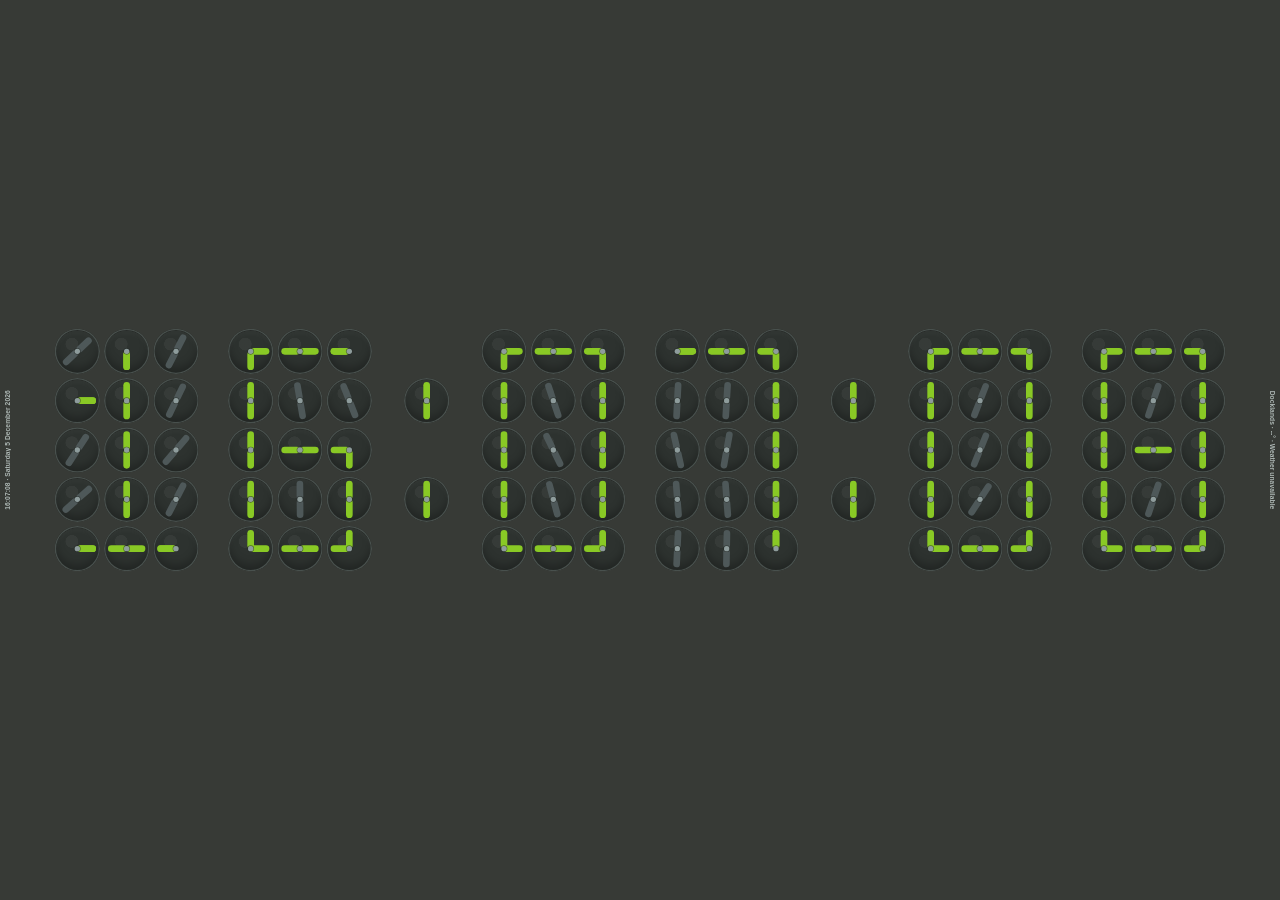
<file: index.html>
<!doctype html>
<html lang="en-AU">
<head>
  <meta charset="utf-8" />
  <meta name="viewport" content="width=device-width,initial-scale=1,maximum-scale=1,user-scalable=no" />
  <meta name="robots" content="noindex,nofollow,noarchive,nosnippet,noimageindex" />
  <meta name="googlebot" content="noindex,nofollow,noarchive,nosnippet,noimageindex" />
  <title>Melbl8 Clock08 Mechanical</title>
  <link rel="stylesheet" href="style-v8.css" />
</head>
<body data-page="clock-v8-production">
  <div id="viewport">
    <main id="stage" aria-label="Mechanical wall clock">
      <div id="edge-left" class="edge-copy edge-copy--left">00:00:00 · Friday 14 August 2026</div>
      <div id="edge-right" class="edge-copy edge-copy--right">Docklands · --° · Live weather loading</div>
      <section class="time-panel" aria-label="Mechanical HH MM SS time display">
        <div class="time-group" id="hours"></div>
        <div id="colon-1" aria-hidden="true"></div>
        <div class="time-group" id="minutes"></div>
        <div id="colon-2" aria-hidden="true"></div>
        <div class="time-group" id="seconds"></div>
      </section>
      <div id="debug" hidden></div>
    </main>
  </div>
  <script src="clock-v8.js"></script>
  <script src="clock-v8-trigger.js"></script>
  <script src="weather-v8.js"></script>
</body>
</html>
</file>
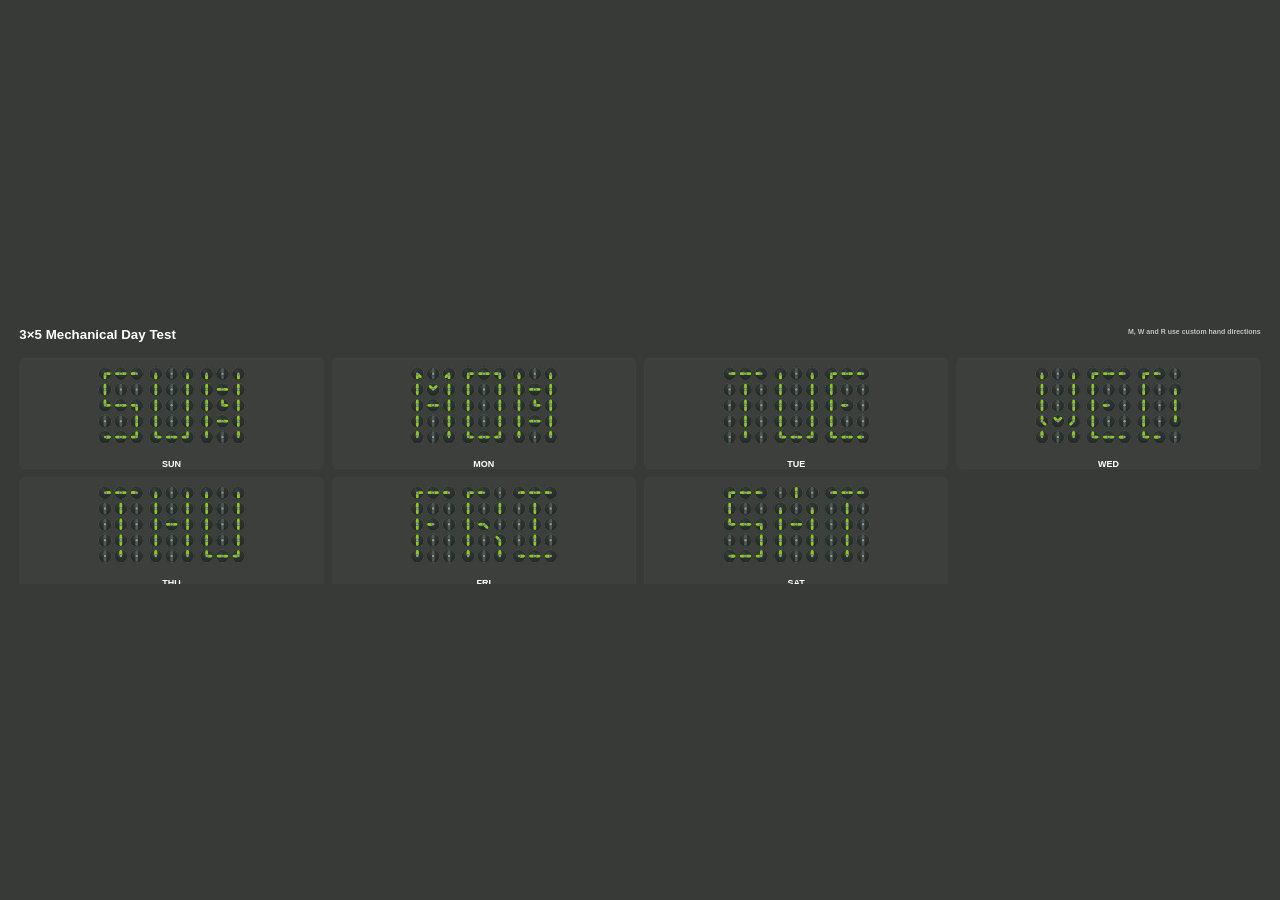
<file: days.html>
<!doctype html>
<html lang="en-AU">
<head>
  <meta charset="utf-8" />
  <meta name="viewport" content="width=device-width,initial-scale=1,maximum-scale=1,user-scalable=no" />
  <meta name="robots" content="noindex,nofollow,noarchive,nosnippet,noimageindex" />
  <meta name="googlebot" content="noindex,nofollow,noarchive,nosnippet,noimageindex" />
  <title>Melbl8 Clock08 Day Letter Lab</title>
  <link rel="stylesheet" href="style.css" />
</head>
<body data-page="days">
  <div id="viewport">
    <main id="stage" class="stage-days" aria-label="Mechanical day abbreviation lab">
      <header class="days-header">
        <div class="days-header__title">3×5 Mechanical Day Test</div>
        <div class="days-header__note">M, W and R use custom hand directions</div>
      </header>
      <section id="day-lab-grid" class="day-lab-grid"></section>
      <div id="debug" hidden></div>
    </main>
  </div>
  <script src="clock.js"></script>
</body>
</html>
</file>
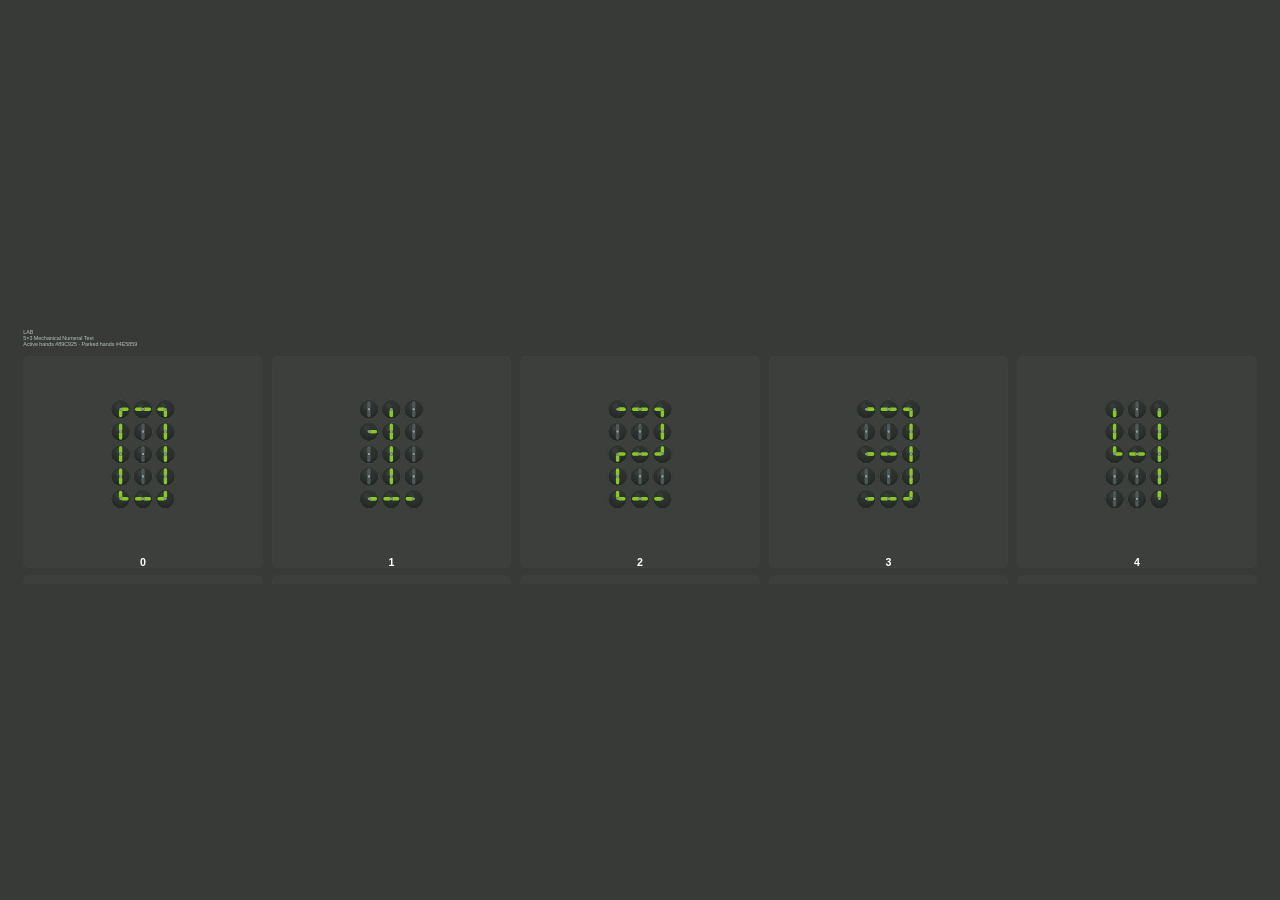
<file: lab.html>
<!doctype html>
<html lang="en-AU">
<head>
  <meta charset="utf-8" />
  <meta name="viewport" content="width=device-width,initial-scale=1,maximum-scale=1,user-scalable=no" />
  <meta name="robots" content="noindex,nofollow,noarchive,nosnippet,noimageindex" />
  <meta name="googlebot" content="noindex,nofollow,noarchive,nosnippet,noimageindex" />
  <title>Melbl8 Clock08 Mechanical Lab</title>
  <link rel="stylesheet" href="style.css" />
</head>
<body data-page="lab">
  <div id="viewport">
    <main id="stage" class="stage-lab" aria-label="Mechanical numeral lab">
      <section class="lab-wrap">
        <header class="topbar topbar--lab">
          <section class="meta-block meta-block--left">
            <div class="meta-kicker">LAB</div>
            <div class="meta-line meta-line--primary">5×3 Mechanical Numeral Test</div>
            <div class="meta-line meta-line--secondary">Active hands #89C925 · Parked hands #4E5859</div>
          </section>
        </header>
        <section id="digit-lab" class="digit-lab" aria-label="Digits zero to nine"></section>
      </section>
      <div id="debug" hidden></div>
    </main>
  </div>
  <script src="clock.js"></script>
</body>
</html>
</file>
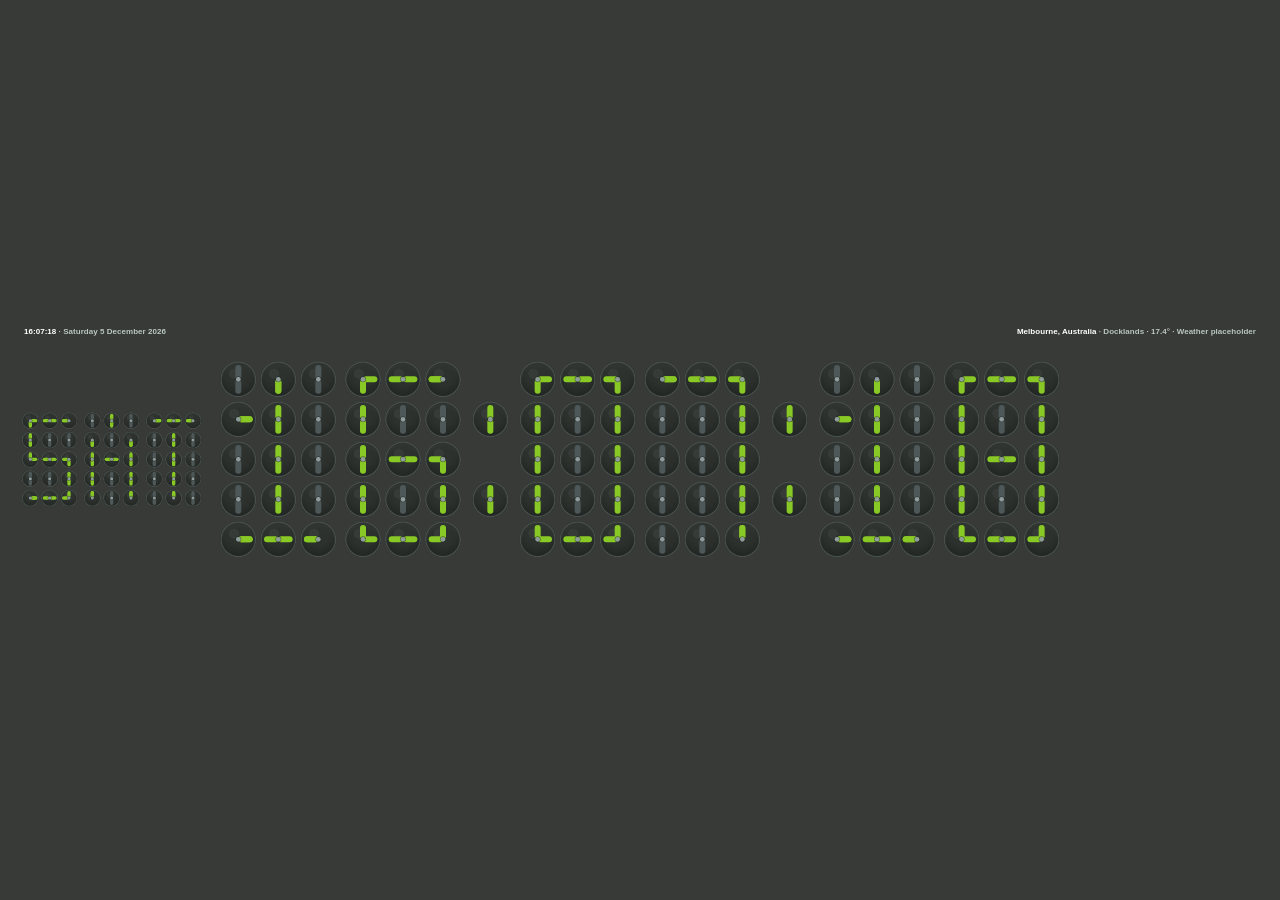
<file: v1.html>
<!doctype html>
<html lang="en-AU">
<head>
  <meta charset="utf-8" />
  <meta name="viewport" content="width=device-width,initial-scale=1,maximum-scale=1,user-scalable=no" />
  <meta name="robots" content="noindex,nofollow,noarchive,nosnippet,noimageindex" />
  <meta name="googlebot" content="noindex,nofollow,noarchive,nosnippet,noimageindex" />
  <title>Melbl8 Clock08 Mechanical V1</title>
  <link rel="stylesheet" href="style.css" />
</head>
<body data-page="clock" data-variant="v1">
  <div id="viewport">
    <main id="stage" aria-label="Mechanical wall clock V1">
      <header class="topline" aria-label="Clock metadata">
        <div id="topline-left" class="topline__left">00:00:00 · Friday 14 August 2026</div>
        <div id="topline-right" class="topline__right">Melbourne, Australia · Docklands · 17.4°</div>
      </header>
      <aside class="side-mech side-mech--left" aria-label="Day">
        <div id="day-word" class="mechanical-word"></div>
      </aside>
      <section class="time-panel" aria-label="Mechanical HH MM SS time display">
        <div class="time-group" id="hours"></div>
        <div id="colon-1"></div>
        <div class="time-group" id="minutes"></div>
        <div id="colon-2"></div>
        <div class="time-group" id="seconds"></div>
      </section>
      <div id="debug" hidden></div>
    </main>
  </div>
  <script src="clock.js"></script>
</body>
</html>
</file>
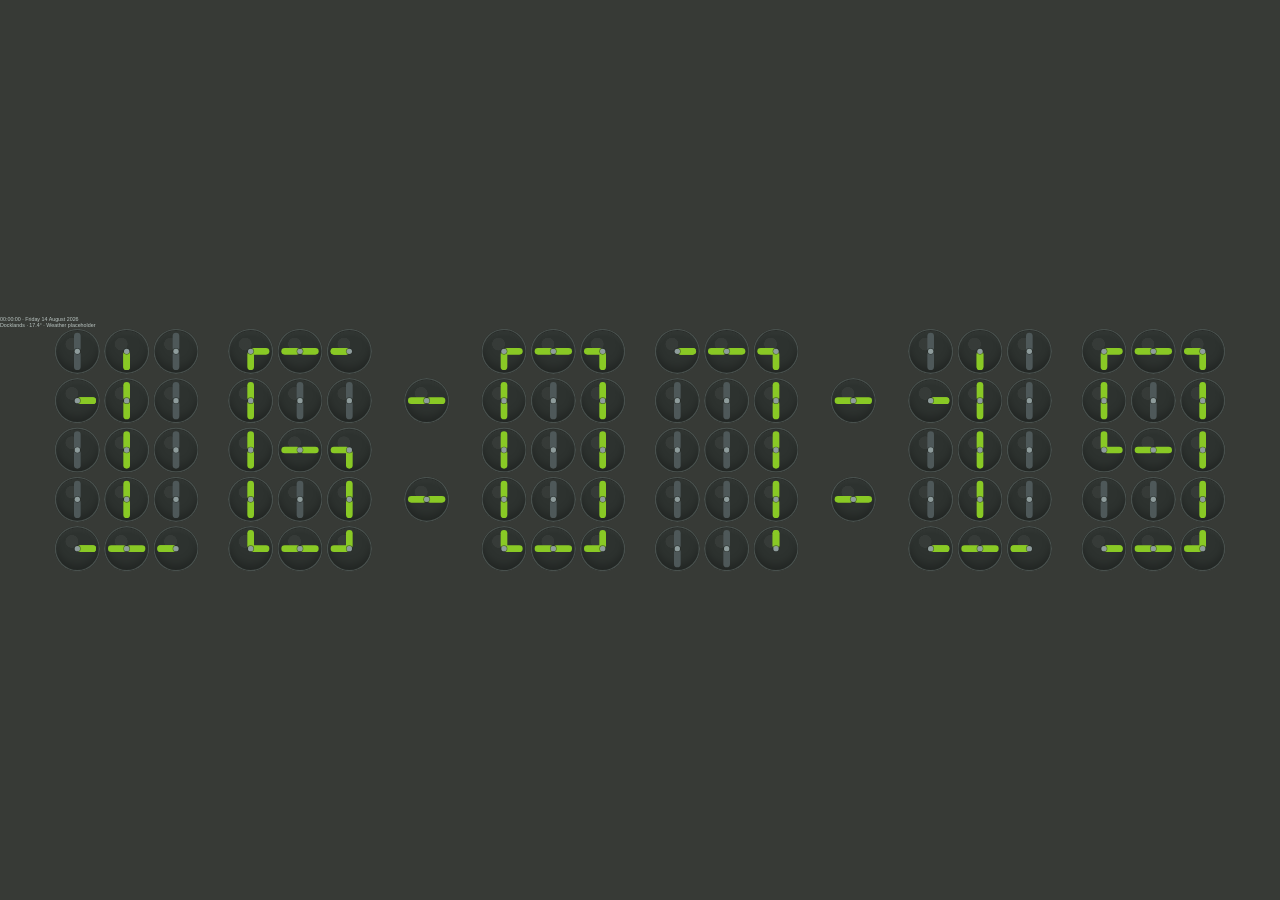
<file: v2.html>
<!doctype html>
<html lang="en-AU">
<head>
  <meta charset="utf-8" />
  <meta name="viewport" content="width=device-width,initial-scale=1,maximum-scale=1,user-scalable=no" />
  <meta name="robots" content="noindex,nofollow,noarchive,nosnippet,noimageindex" />
  <meta name="googlebot" content="noindex,nofollow,noarchive,nosnippet,noimageindex" />
  <title>Melbl8 Clock08 Mechanical V2</title>
  <link rel="stylesheet" href="style-v3.css" />
</head>
<body data-page="clock-v3">
  <div id="viewport">
    <main id="stage" aria-label="Mechanical wall clock V2">
      <header class="topline" aria-label="Clock metadata">
        <div id="topline-left" class="topline__left">00:00:00 · Friday 14 August 2026</div>
        <div id="topline-right" class="topline__right">Docklands · 17.4° · Weather placeholder</div>
      </header>

      <section class="time-panel" aria-label="Mechanical HH MM SS time display">
        <div class="time-group" id="hours"></div>
        <div id="colon-1" aria-hidden="true"></div>
        <div class="time-group" id="minutes"></div>
        <div id="colon-2" aria-hidden="true"></div>
        <div class="time-group" id="seconds"></div>
      </section>

      <div id="debug" hidden></div>
    </main>
  </div>
  <script src="clock-v3.js"></script>
</body>
</html>
</file>
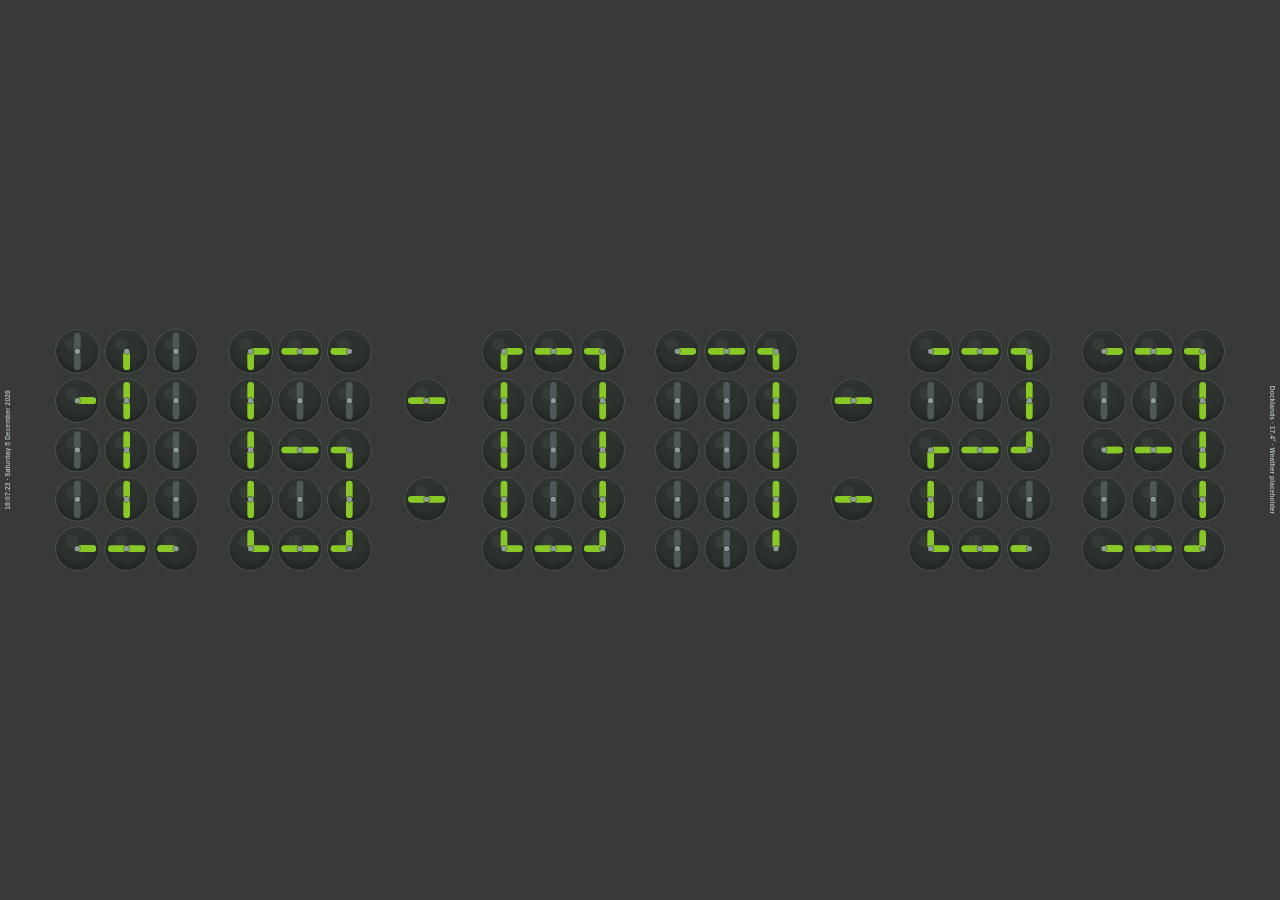
<file: v3.html>
<!doctype html>
<html lang="en-AU">
<head>
  <meta charset="utf-8" />
  <meta name="viewport" content="width=device-width,initial-scale=1,maximum-scale=1,user-scalable=no" />
  <meta name="robots" content="noindex,nofollow,noarchive,nosnippet,noimageindex" />
  <meta name="googlebot" content="noindex,nofollow,noarchive,nosnippet,noimageindex" />
  <title>Melbl8 Clock08 Mechanical V3</title>
  <link rel="stylesheet" href="style-v3.css" />
</head>
<body data-page="clock-v3">
  <div id="viewport">
    <main id="stage" aria-label="Mechanical wall clock V3">
      <div id="edge-left" class="edge-copy edge-copy--left">00:00:00 · Friday 14 August 2026</div>
      <div id="edge-right" class="edge-copy edge-copy--right">Docklands · 17.4° · Weather placeholder</div>

      <section class="time-panel" aria-label="Mechanical HH MM SS time display">
        <div class="time-group" id="hours"></div>
        <div id="colon-1" aria-hidden="true"></div>
        <div class="time-group" id="minutes"></div>
        <div id="colon-2" aria-hidden="true"></div>
        <div class="time-group" id="seconds"></div>
      </section>

      <div id="debug" hidden></div>
    </main>
  </div>
  <script src="clock-v3.js"></script>
</body>
</html>
</file>
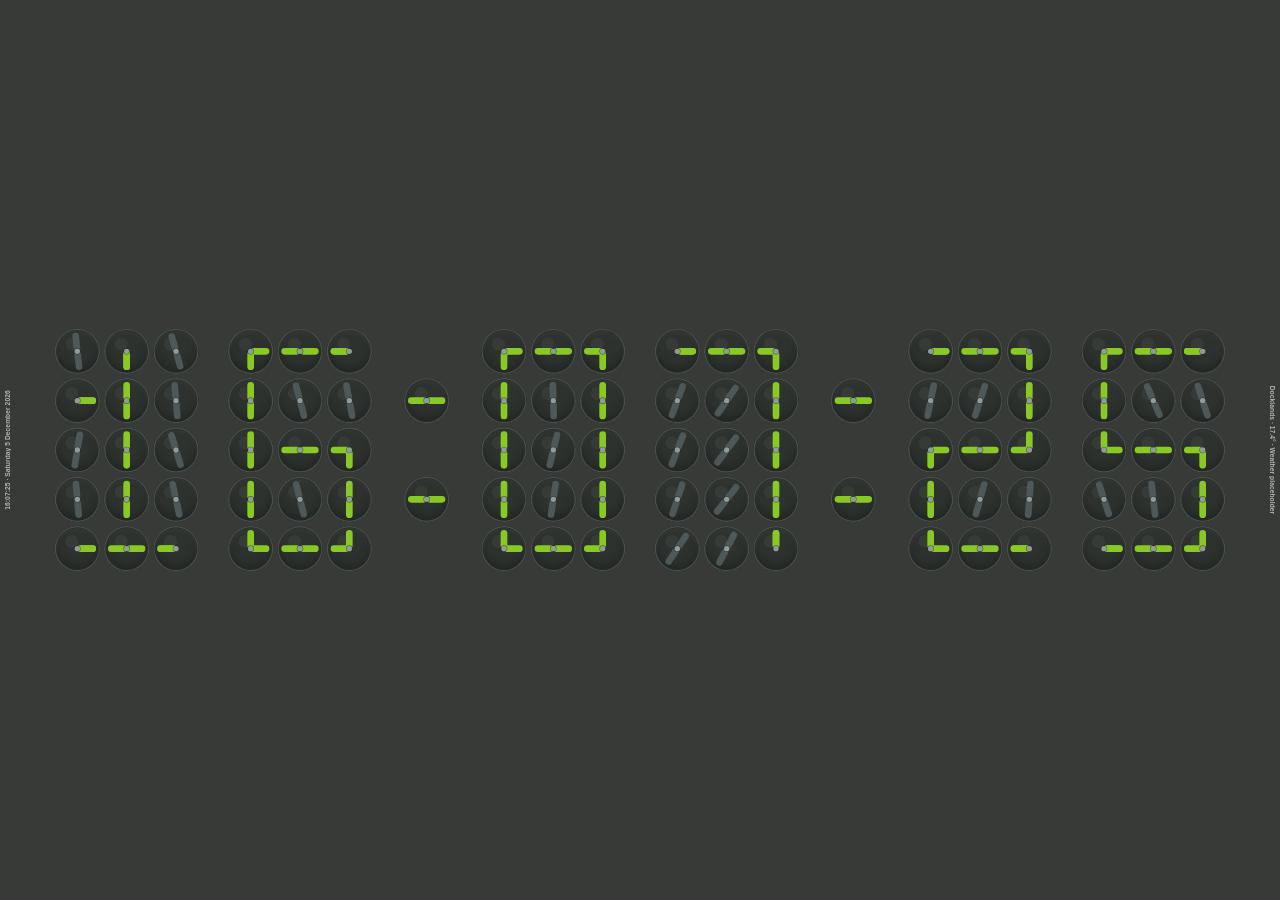
<file: v4.html>
<!doctype html>
<html lang="en-AU">
<head>
  <meta charset="utf-8" />
  <meta name="viewport" content="width=device-width,initial-scale=1,maximum-scale=1,user-scalable=no" />
  <meta name="robots" content="noindex,nofollow,noarchive,nosnippet,noimageindex" />
  <meta name="googlebot" content="noindex,nofollow,noarchive,nosnippet,noimageindex" />
  <title>Melbl8 Clock08 Mechanical V4 Wind</title>
  <link rel="stylesheet" href="style-v4.css" />
</head>
<body data-page="clock-v4-wind">
  <div id="viewport">
    <main id="stage" aria-label="Mechanical wall clock V4 wind study">
      <div id="edge-left" class="edge-copy edge-copy--left">00:00:00 · Friday 14 August 2026</div>
      <div id="edge-right" class="edge-copy edge-copy--right">Docklands · 17.4° · Weather placeholder</div>

      <section class="time-panel" aria-label="Mechanical HH MM SS time display">
        <div class="time-group" id="hours"></div>
        <div id="colon-1" aria-hidden="true"></div>
        <div class="time-group" id="minutes"></div>
        <div id="colon-2" aria-hidden="true"></div>
        <div class="time-group" id="seconds"></div>
      </section>

      <div id="debug" hidden></div>
    </main>
  </div>
  <script src="clock-v4.js"></script>
</body>
</html>
</file>
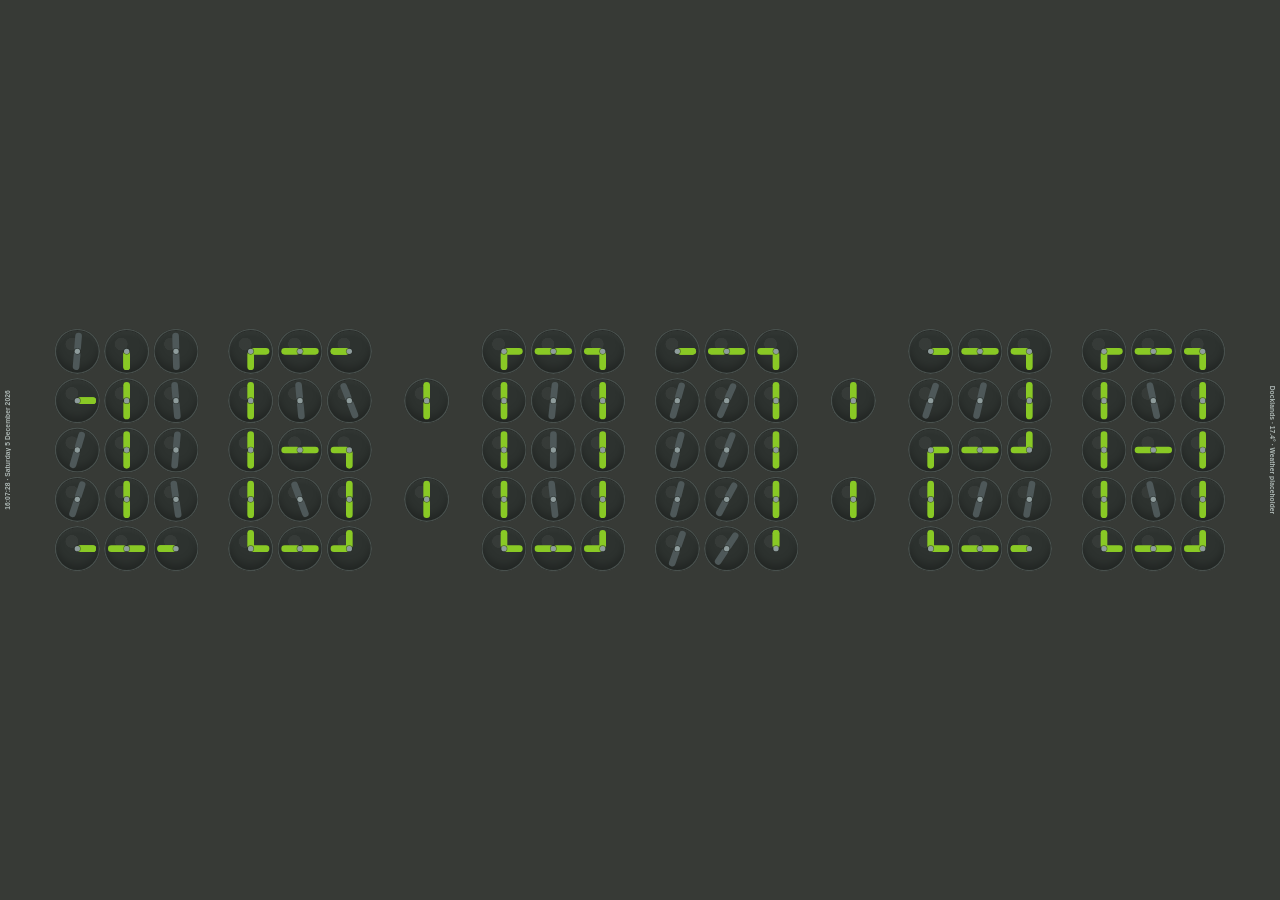
<file: v5.html>
<!doctype html>
<html lang="en-AU">
<head>
  <meta charset="utf-8" />
  <meta name="viewport" content="width=device-width,initial-scale=1,maximum-scale=1,user-scalable=no" />
  <meta name="robots" content="noindex,nofollow,noarchive,nosnippet,noimageindex" />
  <meta name="googlebot" content="noindex,nofollow,noarchive,nosnippet,noimageindex" />
  <title>Melbl8 Clock08 Mechanical V5 Wind Fast</title>
  <link rel="stylesheet" href="style-v5.css" />
</head>
<body data-page="clock-v5-wind-fast">
  <div id="viewport">
    <main id="stage" aria-label="Mechanical wall clock V5 fast wind study">
      <div id="edge-left" class="edge-copy edge-copy--left">00:00:00 · Friday 14 August 2026</div>
      <div id="edge-right" class="edge-copy edge-copy--right">Docklands · 17.4° · Weather placeholder</div>

      <section class="time-panel" aria-label="Mechanical HH MM SS time display">
        <div class="time-group" id="hours"></div>
        <div id="colon-1" aria-hidden="true"></div>
        <div class="time-group" id="minutes"></div>
        <div id="colon-2" aria-hidden="true"></div>
        <div class="time-group" id="seconds"></div>
      </section>

      <div id="debug" hidden></div>
    </main>
  </div>
  <script src="clock-v5.js"></script>
</body>
</html>
</file>
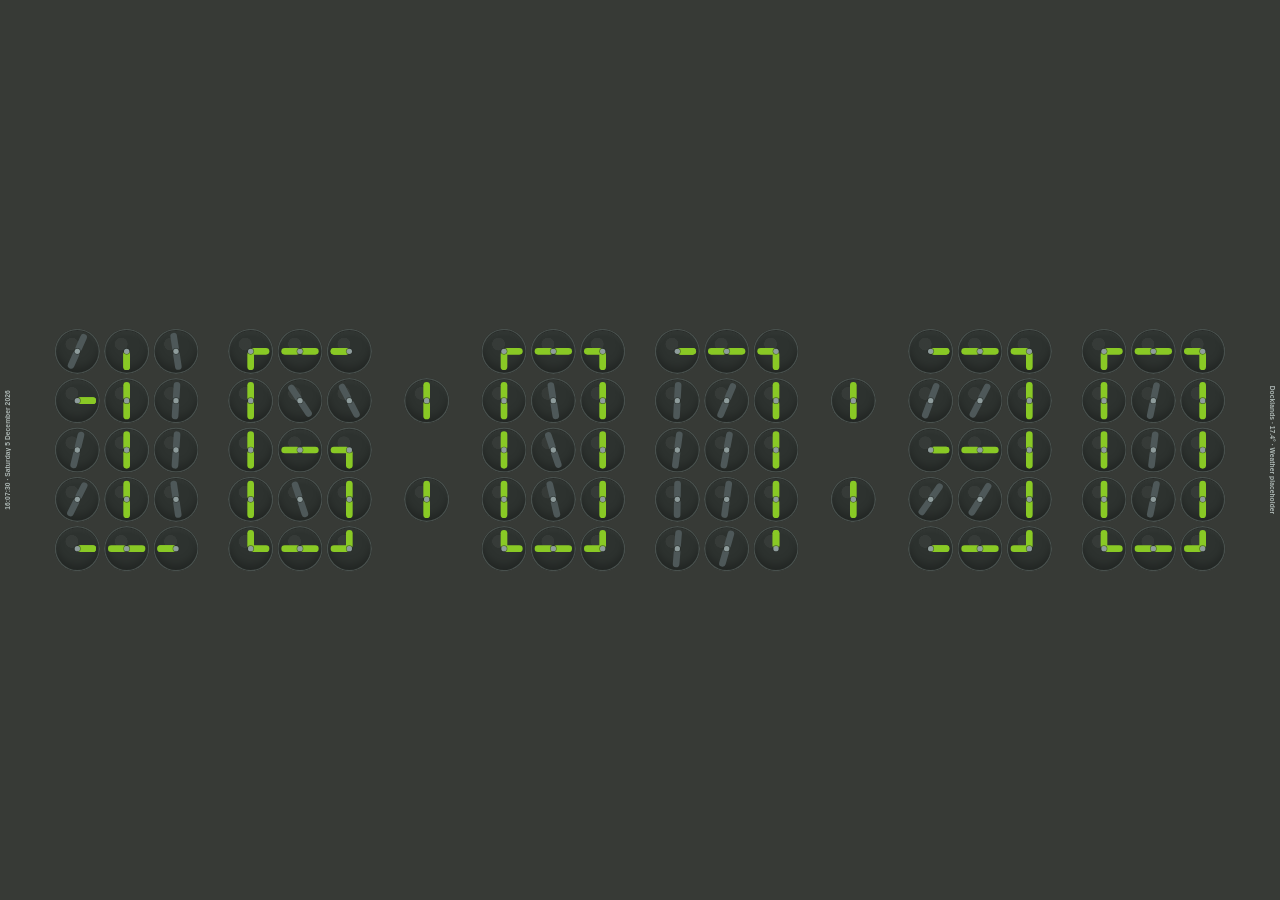
<file: v6.html>
<!doctype html>
<html lang="en-AU">
<head>
  <meta charset="utf-8" />
  <meta name="viewport" content="width=device-width,initial-scale=1,maximum-scale=1,user-scalable=no" />
  <meta name="robots" content="noindex,nofollow,noarchive,nosnippet,noimageindex" />
  <meta name="googlebot" content="noindex,nofollow,noarchive,nosnippet,noimageindex" />
  <title>Melbl8 Clock08 Mechanical V6 Gust Wave</title>
  <link rel="stylesheet" href="style-v6.css" />
</head>
<body data-page="clock-v6-gust-wave">
  <div id="viewport">
    <main id="stage" aria-label="Mechanical wall clock V6 gust wave study">
      <div id="edge-left" class="edge-copy edge-copy--left">00:00:00 · Friday 14 August 2026</div>
      <div id="edge-right" class="edge-copy edge-copy--right">Docklands · 17.4° · Weather placeholder</div>

      <section class="time-panel" aria-label="Mechanical HH MM SS time display">
        <div class="time-group" id="hours"></div>
        <div id="colon-1" aria-hidden="true"></div>
        <div class="time-group" id="minutes"></div>
        <div id="colon-2" aria-hidden="true"></div>
        <div class="time-group" id="seconds"></div>
      </section>

      <div id="debug" hidden></div>
    </main>
  </div>
  <script src="clock-v6.js"></script>
</body>
</html>
</file>
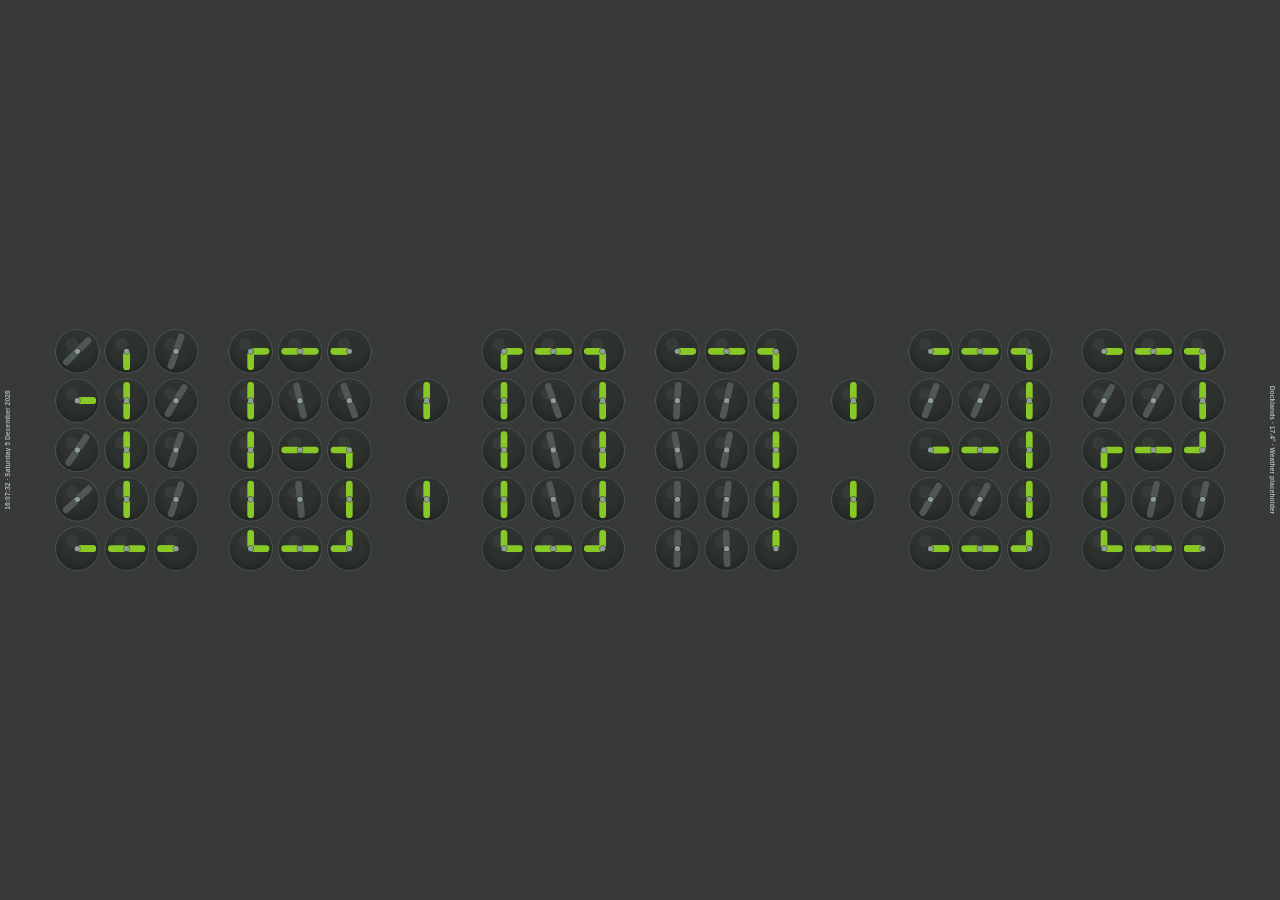
<file: v7.html>
<!doctype html>
<html lang="en-AU">
<head>
  <meta charset="utf-8" />
  <meta name="viewport" content="width=device-width,initial-scale=1,maximum-scale=1,user-scalable=no" />
  <meta name="robots" content="noindex,nofollow,noarchive,nosnippet,noimageindex" />
  <meta name="googlebot" content="noindex,nofollow,noarchive,nosnippet,noimageindex" />
  <title>Melbl8 Clock08 Mechanical V7 Gust Wave 2x</title>
  <link rel="stylesheet" href="style-v7.css" />
</head>
<body data-page="clock-v7-gust-wave-2x">
  <div id="viewport">
    <main id="stage" aria-label="Mechanical wall clock V7 double-speed gust wave study">
      <div id="edge-left" class="edge-copy edge-copy--left">00:00:00 · Friday 14 August 2026</div>
      <div id="edge-right" class="edge-copy edge-copy--right">Docklands · 17.4° · Weather placeholder</div>

      <section class="time-panel" aria-label="Mechanical HH MM SS time display">
        <div class="time-group" id="hours"></div>
        <div id="colon-1" aria-hidden="true"></div>
        <div class="time-group" id="minutes"></div>
        <div id="colon-2" aria-hidden="true"></div>
        <div class="time-group" id="seconds"></div>
      </section>

      <div id="debug" hidden></div>
    </main>
  </div>
  <script src="clock-v7.js"></script>
</body>
</html>
</file>
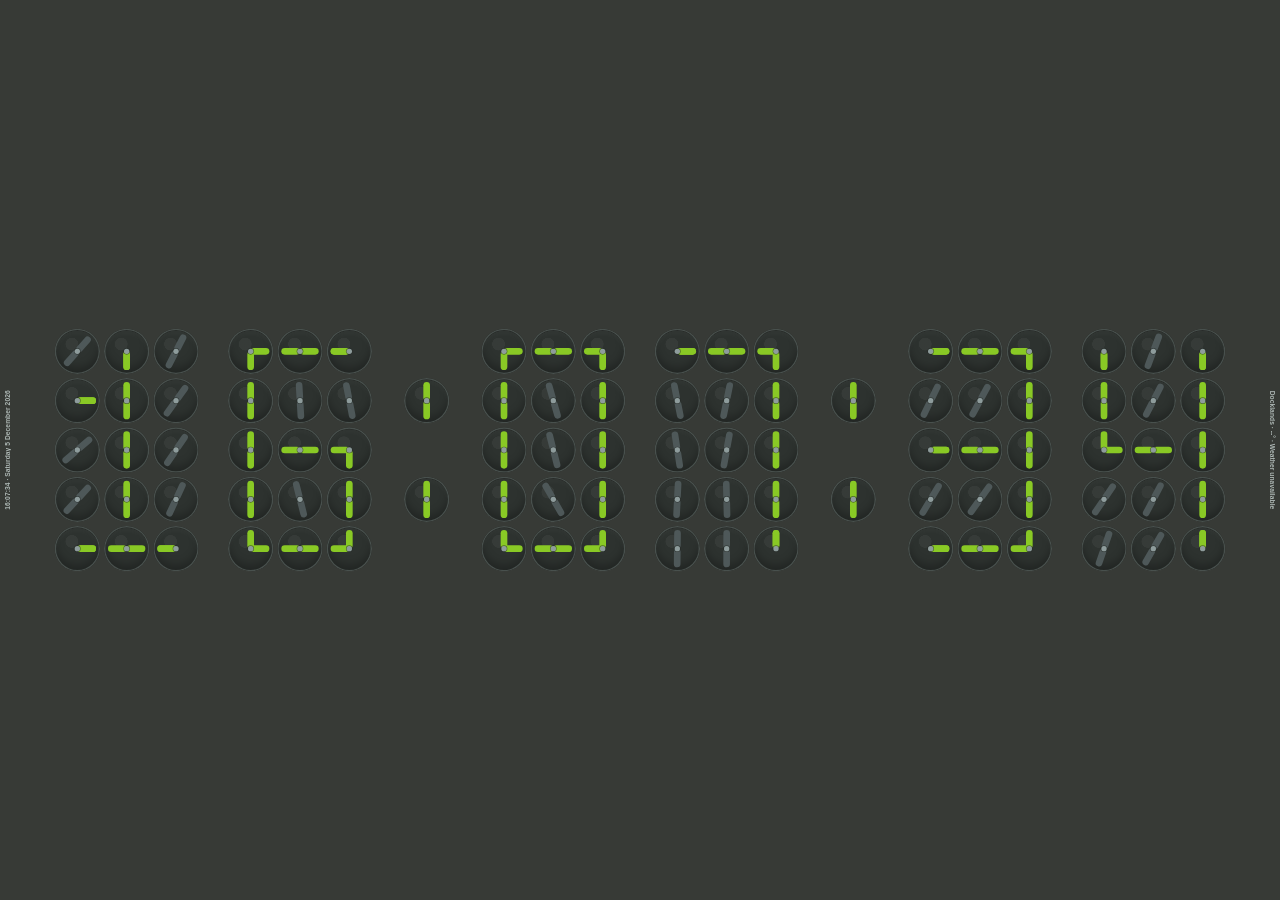
<file: v8.html>
<!doctype html>
<html lang="en-AU">
<head>
  <meta charset="utf-8" />
  <meta name="viewport" content="width=device-width,initial-scale=1,maximum-scale=1,user-scalable=no" />
  <meta name="robots" content="noindex,nofollow,noarchive,nosnippet,noimageindex" />
  <meta name="googlebot" content="noindex,nofollow,noarchive,nosnippet,noimageindex" />
  <title>Melbl8 Clock08 Mechanical V8 Linked Directional Gust</title>
  <link rel="stylesheet" href="style-v8.css" />
</head>
<body data-page="clock-v8-linked-directional-gust">
  <div id="viewport">
    <main id="stage" aria-label="Mechanical wall clock V8 linked directional green gust installation">
      <div id="edge-left" class="edge-copy edge-copy--left">00:00:00 · Friday 14 August 2026</div>
      <div id="edge-right" class="edge-copy edge-copy--right">Docklands · --° · Live weather loading</div>
      <section class="time-panel" aria-label="Mechanical HH MM SS time display">
        <div class="time-group" id="hours"></div>
        <div id="colon-1" aria-hidden="true"></div>
        <div class="time-group" id="minutes"></div>
        <div id="colon-2" aria-hidden="true"></div>
        <div class="time-group" id="seconds"></div>
      </section>
      <div id="debug" hidden></div>
    </main>
  </div>
  <script src="clock-v8.js"></script>
  <script src="clock-v8-trigger.js"></script>
  <script src="weather-v8.js"></script>
</body>
</html>
</file>
<file: style-v8.css>
@import url('style-v7.css');

/* V8 drives colour cell-by-cell so the five-minute transition can travel
   across the installation instead of switching the entire field at once. */
body.v8-installation .hand {
  will-change: transform;
}
</file>
<file: style.css>
@font-face {
  font-family: 'Open Sans Aurecon';
  src: url('https://raw.githubusercontent.com/creative-innovation-labs-bmc/Melbl8-Clock03-Split-flap-Open-Sans/main/OpenSans-Variable.ttf') format('truetype');
  font-style: normal;
  font-weight: 300 800;
  font-display: swap;
}

:root {
  --bg: #373a36;
  --active: #89c925;
  --inactive: #4e5859;
  --ring: #48504d;
  --face: #2d322f;
  --face-shadow: #242825;
  --hub: #8e9c9c;
  --text: #ffffff;
  --text-soft: #bbc6c3;
  --stage-w: 3840px;
  --stage-h: 804px;
  --cell: 108px;
  --cell-gap: 12px;
  --digit-gap: 26px;
  --hero-gap: 34px;
  --hand-thickness: 18px;
  --hub-size: 14px;
  --side-cell: 52px;
  --side-gap: 6px;
  --letter-gap: 18px;
}

* { box-sizing: border-box; }
html, body { width: 100%; height: 100%; margin: 0; overflow: hidden; background: var(--bg); }
body {
  font-family: 'Open Sans Aurecon', 'Open Sans', Arial, Helvetica, sans-serif;
  color: var(--text-soft);
  cursor: none;
  user-select: none;
  -webkit-user-select: none;
}
#viewport { position: fixed; inset: 0; background: var(--bg); }
#stage {
  position: absolute;
  left: 50%; top: 50%;
  width: var(--stage-w); height: var(--stage-h);
  transform: translate(-50%, -50%);
  transform-origin: center center;
  overflow: hidden;
  background: var(--bg);
}

.topline {
  position: absolute;
  left: 72px; right: 72px; top: 35px;
  height: 38px;
  display: flex;
  align-items: baseline;
  justify-content: space-between;
  gap: 60px;
  color: var(--text-soft);
  font-size: 24px;
  line-height: 1;
  font-weight: 600;
  letter-spacing: .005em;
  white-space: nowrap;
  pointer-events: none;
}
.topline__left, .topline__right { min-width: 0; overflow: hidden; text-overflow: ellipsis; }
.topline__right { text-align: right; }
.topline strong { color: var(--text); font-weight: 700; }

.time-panel {
  position: absolute;
  left: 50%; top: 136px;
  transform: translateX(-50%);
  display: flex;
  align-items: center;
  justify-content: center;
  gap: var(--hero-gap);
  height: calc(var(--cell) * 5 + var(--cell-gap) * 4);
}
.time-group { display: flex; align-items: center; gap: var(--digit-gap); }
.digit {
  display: grid;
  grid-template-columns: repeat(3, var(--cell));
  grid-template-rows: repeat(5, var(--cell));
  gap: var(--cell-gap);
}

.colon {
  position: relative;
  width: var(--cell);
  height: calc(var(--cell) * 5 + var(--cell-gap) * 4);
  flex: 0 0 var(--cell);
}
.colon .clock-cell { position: absolute; left: 0; }
.colon .clock-cell:first-child { top: calc(var(--cell) + var(--cell-gap)); }
.colon .clock-cell:last-child { top: calc((var(--cell) + var(--cell-gap)) * 3); }

.clock-cell {
  --cell-size: var(--cell);
  --local-hand-thickness: var(--hand-thickness);
  --local-hub-size: var(--hub-size);
  position: relative;
  width: var(--cell-size);
  height: var(--cell-size);
  border-radius: 50%;
  background:
    radial-gradient(circle at 38% 34%, rgba(255,255,255,.045) 0 15%, transparent 16%),
    radial-gradient(circle at 50% 52%, var(--face) 0 65%, var(--face-shadow) 66% 100%);
  box-shadow:
    inset 0 0 0 4px var(--ring),
    inset 0 12px 18px rgba(255,255,255,.035),
    inset 0 -18px 24px rgba(0,0,0,.26),
    0 1px 0 rgba(255,255,255,.035);
}
.clock-cell::after {
  content: '';
  position: absolute;
  z-index: 5;
  left: 50%; top: 50%;
  width: var(--local-hub-size);
  height: var(--local-hub-size);
  border-radius: 50%;
  background: var(--hub);
  box-shadow: 0 0 0 2px rgba(36,40,37,.58);
  transform: translate(-50%, -50%);
  pointer-events: none;
}
.hand {
  position: absolute;
  z-index: 3;
  left: 50%; top: 50%;
  width: calc(var(--cell-size) * .40);
  height: var(--local-hand-thickness);
  margin: calc(var(--local-hand-thickness) / -2) 0 0 0;
  border-radius: 999px;
  transform-origin: 0 50%;
  background: var(--inactive);
  transition:
    transform 760ms cubic-bezier(.25,.8,.2,1),
    background-color 260ms ease,
    opacity 260ms ease;
}
.clock-cell.is-active .hand { background: var(--active); }
.clock-cell.is-inactive .hand { background: var(--inactive); }

.side-mech {
  position: absolute;
  top: 136px;
  height: calc(var(--cell) * 5 + var(--cell-gap) * 4);
  width: 590px;
  display: flex;
  align-items: center;
  justify-content: center;
}
.side-mech--left { left: 40px; }
.side-mech--right { right: 40px; }
.mechanical-word { display: flex; align-items: center; justify-content: center; gap: var(--letter-gap); }
.mechanical-letter {
  display: grid;
  grid-template-columns: repeat(3, var(--side-cell));
  grid-template-rows: repeat(5, var(--side-cell));
  gap: var(--side-gap);
}
.mechanical-letter .clock-cell {
  --cell-size: var(--side-cell);
  --local-hand-thickness: 10px;
  --local-hub-size: 9px;
  box-shadow:
    inset 0 0 0 3px var(--ring),
    inset 0 7px 10px rgba(255,255,255,.03),
    inset 0 -10px 14px rgba(0,0,0,.22);
}

.stage-lab { padding: 40px 70px; }
.lab-wrap { width: 100%; height: 100%; display: flex; flex-direction: column; gap: 26px; }
.lab-header h1 { margin: 0; color: var(--text); font-size: 48px; line-height: 1; font-weight: 700; }
.lab-header p { margin: 10px 0 0; font-size: 23px; color: var(--text-soft); }
.digit-lab {
  flex: 1;
  display: grid;
  grid-template-columns: repeat(5, 1fr);
  grid-template-rows: repeat(2, 1fr);
  gap: 22px 28px;
  align-items: center;
}
.lab-card {
  height: 100%;
  display: flex;
  flex-direction: column;
  align-items: center;
  justify-content: center;
  gap: 16px;
  border-radius: 18px;
  background: rgba(255,255,255,.025);
  box-shadow: inset 0 0 0 1px rgba(255,255,255,.04);
}
.lab-card .digit { transform: scale(.56); transform-origin: center center; }
.lab-label { font-size: 32px; line-height: 1; font-weight: 700; color: var(--text); }

.stage-days { padding: 36px 58px; }
.days-header { height: 90px; display: flex; align-items: flex-start; justify-content: space-between; }
.days-header__title { color: var(--text); font-size: 40px; line-height: 1; font-weight: 700; }
.days-header__note { color: var(--text-soft); font-size: 21px; line-height: 1; font-weight: 600; }
.day-lab-grid {
  height: 640px;
  display: grid;
  grid-template-columns: repeat(4, 1fr);
  grid-template-rows: repeat(2, 1fr);
  gap: 24px;
}
.day-card {
  display: flex;
  flex-direction: column;
  align-items: center;
  justify-content: center;
  gap: 18px;
  border-radius: 18px;
  background: rgba(255,255,255,.025);
  box-shadow: inset 0 0 0 1px rgba(255,255,255,.04);
}
.day-card .mechanical-word { transform: scale(.82); transform-origin: center; }
.day-card__label { color: var(--text); font-size: 27px; font-weight: 700; }

#debug {
  position: absolute;
  left: 20px; bottom: 16px;
  z-index: 20;
  padding: 8px 10px;
  background: rgba(0,0,0,.55);
  color: #fff;
  font: 16px/1.3 monospace;
}
@media (prefers-reduced-motion: reduce) { .hand { transition-duration: 0ms !important; } }
</file>
<file: style-v3.css>
@font-face {
  font-family: 'Open Sans Aurecon';
  src: url('https://raw.githubusercontent.com/creative-innovation-labs-bmc/Melbl8-Clock03-Split-flap-Open-Sans/main/OpenSans-Variable.ttf') format('truetype');
  font-style: normal;
  font-weight: 300 800;
  font-display: swap;
}

:root {
  --bg: #373a36;
  --active: #89c925;
  --inactive: #4e5859;
  --ring: #48504d;
  --face: #2d322f;
  --face-shadow: #242825;
  --hub: #8e9c9c;
  --text: #ffffff;
  --text-soft: #bbc6c3;
  --stage-w: 3840px;
  --stage-h: 804px;

  /* Every numeral stays 3 columns x 5 rows. */
  --cell: 136px;
  --cell-gap: 12px;
  --digit-gap: 88px;
  --hero-gap: 96px;
  --hand-thickness: 20px;
  --hub-size: 16px;
}

* { box-sizing: border-box; }
html, body {
  width: 100%;
  height: 100%;
  margin: 0;
  overflow: hidden;
  background: var(--bg);
}
body {
  font-family: 'Open Sans Aurecon', 'Open Sans', Arial, Helvetica, sans-serif;
  color: var(--text-soft);
  cursor: none;
  user-select: none;
  -webkit-user-select: none;
}

#viewport {
  position: fixed;
  inset: 0;
  background: var(--bg);
}

#stage {
  position: absolute;
  left: 50%;
  top: 50%;
  width: var(--stage-w);
  height: var(--stage-h);
  transform: translate(-50%, -50%);
  transform-origin: center center;
  overflow: hidden;
  background: var(--bg);
}

/*
  3840 x 804 production geometry:
  - digit: 432 x 728
  - full HH : MM : SS field: 3320px wide
  - 260px remains on each side for the rotated metadata rails
  - vertical centring leaves 38px above and below the mechanical field
*/
.time-panel {
  position: absolute;
  left: 50%;
  top: 38px;
  transform: translateX(-50%);
  display: flex;
  align-items: center;
  justify-content: center;
  gap: var(--hero-gap);
  height: calc(var(--cell) * 5 + var(--cell-gap) * 4);
}

.time-group {
  display: flex;
  align-items: center;
  gap: var(--digit-gap);
}

.digit {
  display: grid;
  grid-template-columns: repeat(3, var(--cell));
  grid-template-rows: repeat(5, var(--cell));
  gap: var(--cell-gap);
}

.colon {
  position: relative;
  width: var(--cell);
  height: calc(var(--cell) * 5 + var(--cell-gap) * 4);
  flex: 0 0 var(--cell);
}
.colon .clock-cell {
  position: absolute;
  left: 0;
}
.colon .clock-cell:first-child {
  top: calc(var(--cell) + var(--cell-gap));
}
.colon .clock-cell:last-child {
  top: calc((var(--cell) + var(--cell-gap)) * 3);
}

.clock-cell {
  --cell-size: var(--cell);
  --local-hand-thickness: var(--hand-thickness);
  --local-hub-size: var(--hub-size);
  position: relative;
  width: var(--cell-size);
  height: var(--cell-size);
  border-radius: 50%;
  background:
    radial-gradient(circle at 38% 34%, rgba(255,255,255,.045) 0 15%, transparent 16%),
    radial-gradient(circle at 50% 52%, var(--face) 0 65%, var(--face-shadow) 66% 100%);
  box-shadow:
    inset 0 0 0 4px var(--ring),
    inset 0 12px 18px rgba(255,255,255,.035),
    inset 0 -18px 24px rgba(0,0,0,.26),
    0 1px 0 rgba(255,255,255,.035);
}

.clock-cell::after {
  content: '';
  position: absolute;
  z-index: 5;
  left: 50%;
  top: 50%;
  width: var(--local-hub-size);
  height: var(--local-hub-size);
  border-radius: 50%;
  background: var(--hub);
  box-shadow: 0 0 0 2px rgba(36,40,37,.58);
  transform: translate(-50%, -50%);
  pointer-events: none;
}

.hand {
  position: absolute;
  z-index: 3;
  left: 50%;
  top: 50%;
  width: calc(var(--cell-size) * .41);
  height: var(--local-hand-thickness);
  margin: calc(var(--local-hand-thickness) / -2) 0 0 0;
  border-radius: 999px;
  transform-origin: 0 50%;
  background: var(--inactive);
  transition:
    transform 760ms cubic-bezier(.25,.8,.2,1),
    background-color 260ms ease,
    opacity 260ms ease;
}

.clock-cell.is-active .hand { background: var(--active); }
.clock-cell.is-inactive .hand { background: var(--inactive); }

.edge-copy {
  position: absolute;
  top: 50%;
  width: 720px;
  white-space: nowrap;
  text-align: center;
  font-size: 20px;
  line-height: 1;
  font-weight: 600;
  letter-spacing: .01em;
  color: var(--text-soft);
  opacity: .9;
  transform-origin: center center;
  pointer-events: none;
  z-index: 10;
}
.edge-copy--left {
  left: -338px;
  transform: translateY(-50%) rotate(-90deg);
}
.edge-copy--right {
  right: -338px;
  transform: translateY(-50%) rotate(90deg);
}

#debug {
  position: absolute;
  left: 20px;
  bottom: 16px;
  z-index: 20;
  padding: 8px 10px;
  background: rgba(0,0,0,.55);
  color: #fff;
  font: 16px/1.3 monospace;
}

@media (prefers-reduced-motion: reduce) {
  .hand { transition-duration: 0ms !important; }
}
</file>
<file: style-v4.css>
@font-face {
  font-family: 'Open Sans Aurecon';
  src: url('https://raw.githubusercontent.com/creative-innovation-labs-bmc/Melbl8-Clock03-Split-flap-Open-Sans/main/OpenSans-Variable.ttf') format('truetype');
  font-style: normal;
  font-weight: 300 800;
  font-display: swap;
}

:root {
  --bg: #373a36;
  --active: #89c925;
  --inactive: #4e5859;
  --ring: #48504d;
  --face: #2d322f;
  --face-shadow: #242825;
  --hub: #8e9c9c;
  --text-soft: #bbc6c3;
  --stage-w: 3840px;
  --stage-h: 804px;
  --cell: 136px;
  --cell-gap: 12px;
  --digit-gap: 88px;
  --hero-gap: 96px;
  --hand-thickness: 20px;
  --hub-size: 16px;
}

* { box-sizing: border-box; }
html, body { width: 100%; height: 100%; margin: 0; overflow: hidden; background: var(--bg); }
body {
  font-family: 'Open Sans Aurecon', 'Open Sans', Arial, Helvetica, sans-serif;
  color: var(--text-soft);
  cursor: none;
  user-select: none;
  -webkit-user-select: none;
}
#viewport { position: fixed; inset: 0; background: var(--bg); }
#stage {
  position: absolute;
  left: 50%; top: 50%;
  width: var(--stage-w); height: var(--stage-h);
  transform: translate(-50%, -50%);
  transform-origin: center center;
  overflow: hidden;
  background: var(--bg);
}
.time-panel {
  position: absolute;
  left: 50%; top: 38px;
  transform: translateX(-50%);
  display: flex;
  align-items: center;
  justify-content: center;
  gap: var(--hero-gap);
  height: calc(var(--cell) * 5 + var(--cell-gap) * 4);
}
.time-group { display: flex; align-items: center; gap: var(--digit-gap); }
.digit {
  display: grid;
  grid-template-columns: repeat(3, var(--cell));
  grid-template-rows: repeat(5, var(--cell));
  gap: var(--cell-gap);
}
.colon {
  position: relative;
  width: var(--cell);
  height: calc(var(--cell) * 5 + var(--cell-gap) * 4);
  flex: 0 0 var(--cell);
}
.colon .clock-cell { position: absolute; left: 0; }
.colon .clock-cell:first-child { top: calc(var(--cell) + var(--cell-gap)); }
.colon .clock-cell:last-child { top: calc((var(--cell) + var(--cell-gap)) * 3); }
.clock-cell {
  --cell-size: var(--cell);
  --local-hand-thickness: var(--hand-thickness);
  --local-hub-size: var(--hub-size);
  position: relative;
  width: var(--cell-size); height: var(--cell-size);
  border-radius: 50%;
  background:
    radial-gradient(circle at 38% 34%, rgba(255,255,255,.045) 0 15%, transparent 16%),
    radial-gradient(circle at 50% 52%, var(--face) 0 65%, var(--face-shadow) 66% 100%);
  box-shadow:
    inset 0 0 0 4px var(--ring),
    inset 0 12px 18px rgba(255,255,255,.035),
    inset 0 -18px 24px rgba(0,0,0,.26),
    0 1px 0 rgba(255,255,255,.035);
}
.clock-cell::after {
  content: '';
  position: absolute;
  z-index: 5;
  left: 50%; top: 50%;
  width: var(--local-hub-size); height: var(--local-hub-size);
  border-radius: 50%;
  background: var(--hub);
  box-shadow: 0 0 0 2px rgba(36,40,37,.58);
  transform: translate(-50%, -50%);
  pointer-events: none;
}
.hand {
  position: absolute;
  z-index: 3;
  left: 50%; top: 50%;
  width: calc(var(--cell-size) * .41);
  height: var(--local-hand-thickness);
  margin: calc(var(--local-hand-thickness) / -2) 0 0 0;
  border-radius: 999px;
  transform-origin: 0 50%;
  background: var(--inactive);
  transition-property: transform, background-color, opacity;
  transition-duration: 760ms, 260ms, 260ms;
  transition-timing-function: cubic-bezier(.25,.8,.2,1), ease, ease;
}
.clock-cell.is-active .hand { background: var(--active); }
.clock-cell.is-inactive .hand { background: var(--inactive); }
.edge-copy {
  position: absolute;
  top: 50%;
  width: 720px;
  white-space: nowrap;
  text-align: center;
  font-size: 20px;
  line-height: 1;
  font-weight: 600;
  letter-spacing: .01em;
  color: var(--text-soft);
  opacity: .9;
  transform-origin: center center;
  pointer-events: none;
  z-index: 10;
}
.edge-copy--left { left: -338px; transform: translateY(-50%) rotate(-90deg); }
.edge-copy--right { right: -338px; transform: translateY(-50%) rotate(90deg); }
#debug {
  position: absolute;
  left: 20px; bottom: 16px;
  z-index: 20;
  padding: 8px 10px;
  background: rgba(0,0,0,.55);
  color: #fff;
  font: 16px/1.3 monospace;
}
@media (prefers-reduced-motion: reduce) { .hand { transition-duration: 0ms !important; } }
</file>
<file: style-v5.css>
@import url('style-v4.css');
</file>
<file: style-v6.css>
@import url('style-v4.css');
</file>
<file: style-v7.css>
@import url('style-v4.css');
</file>
